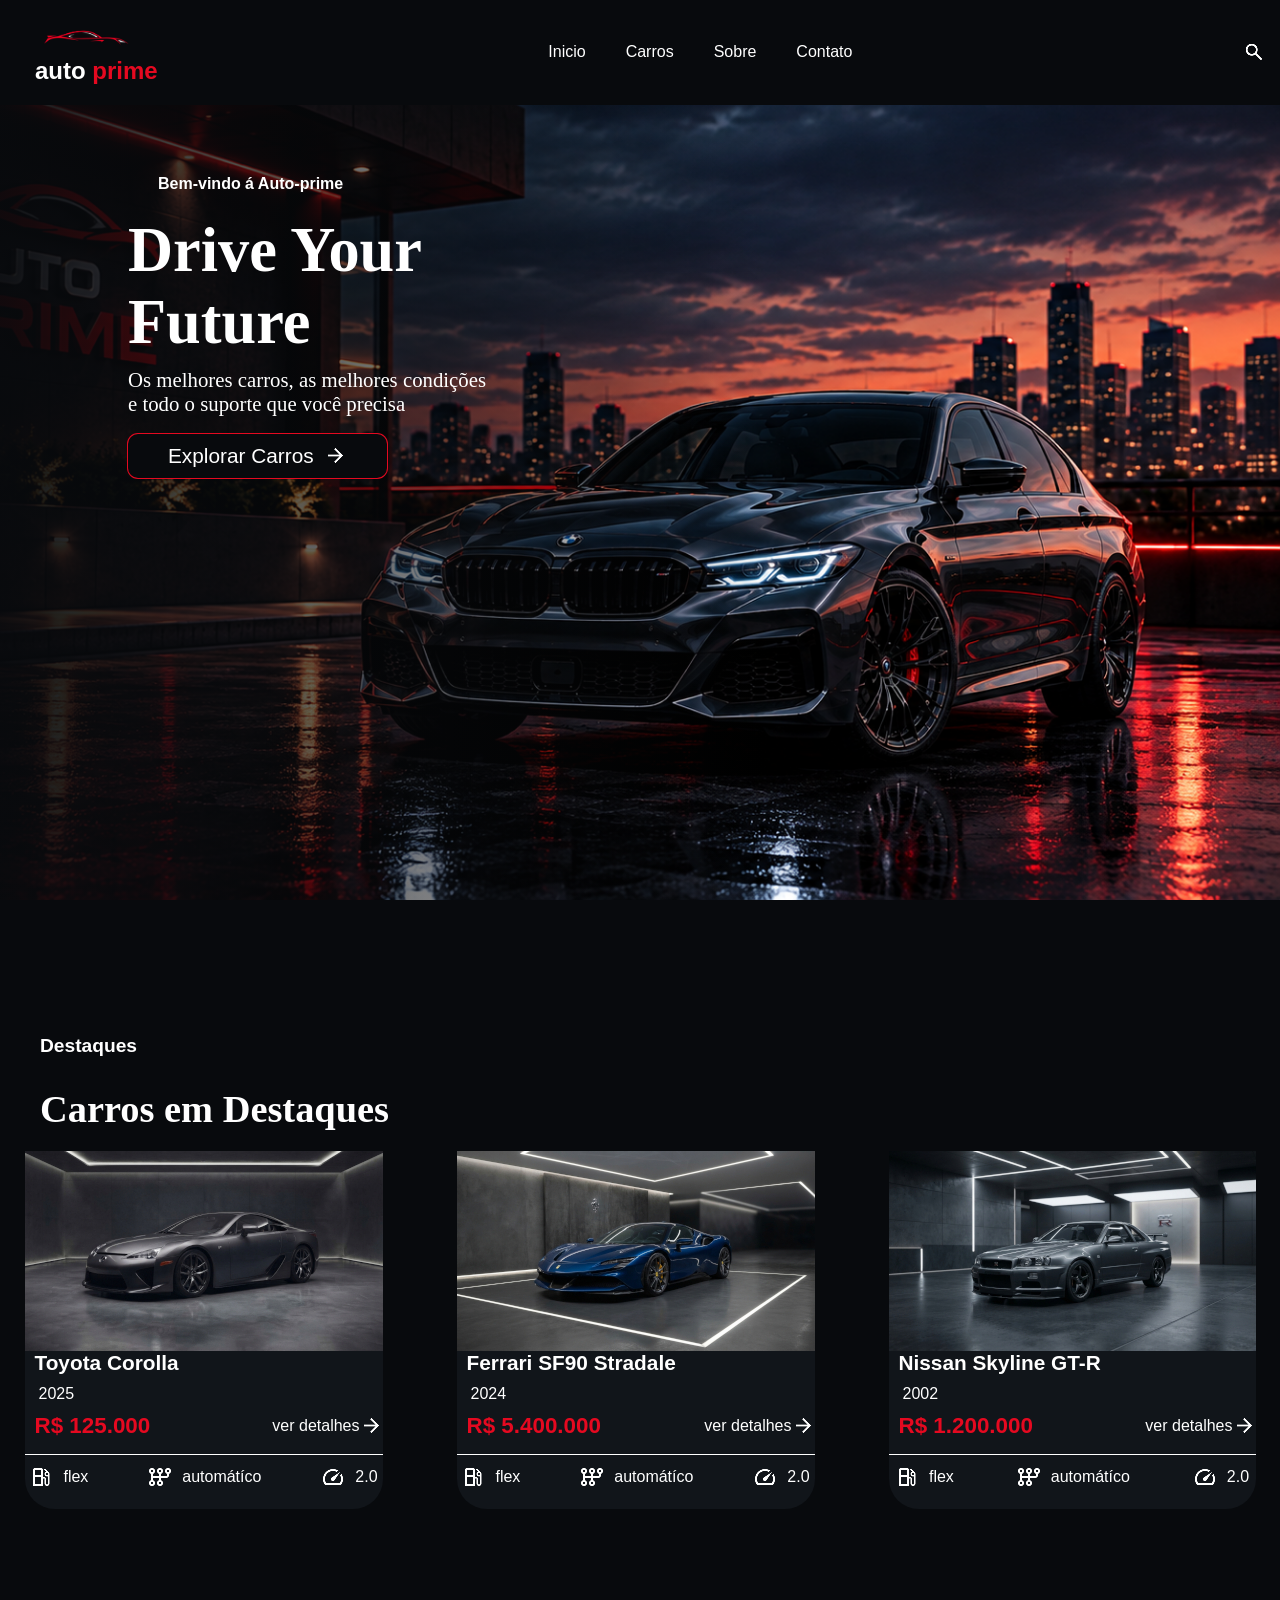
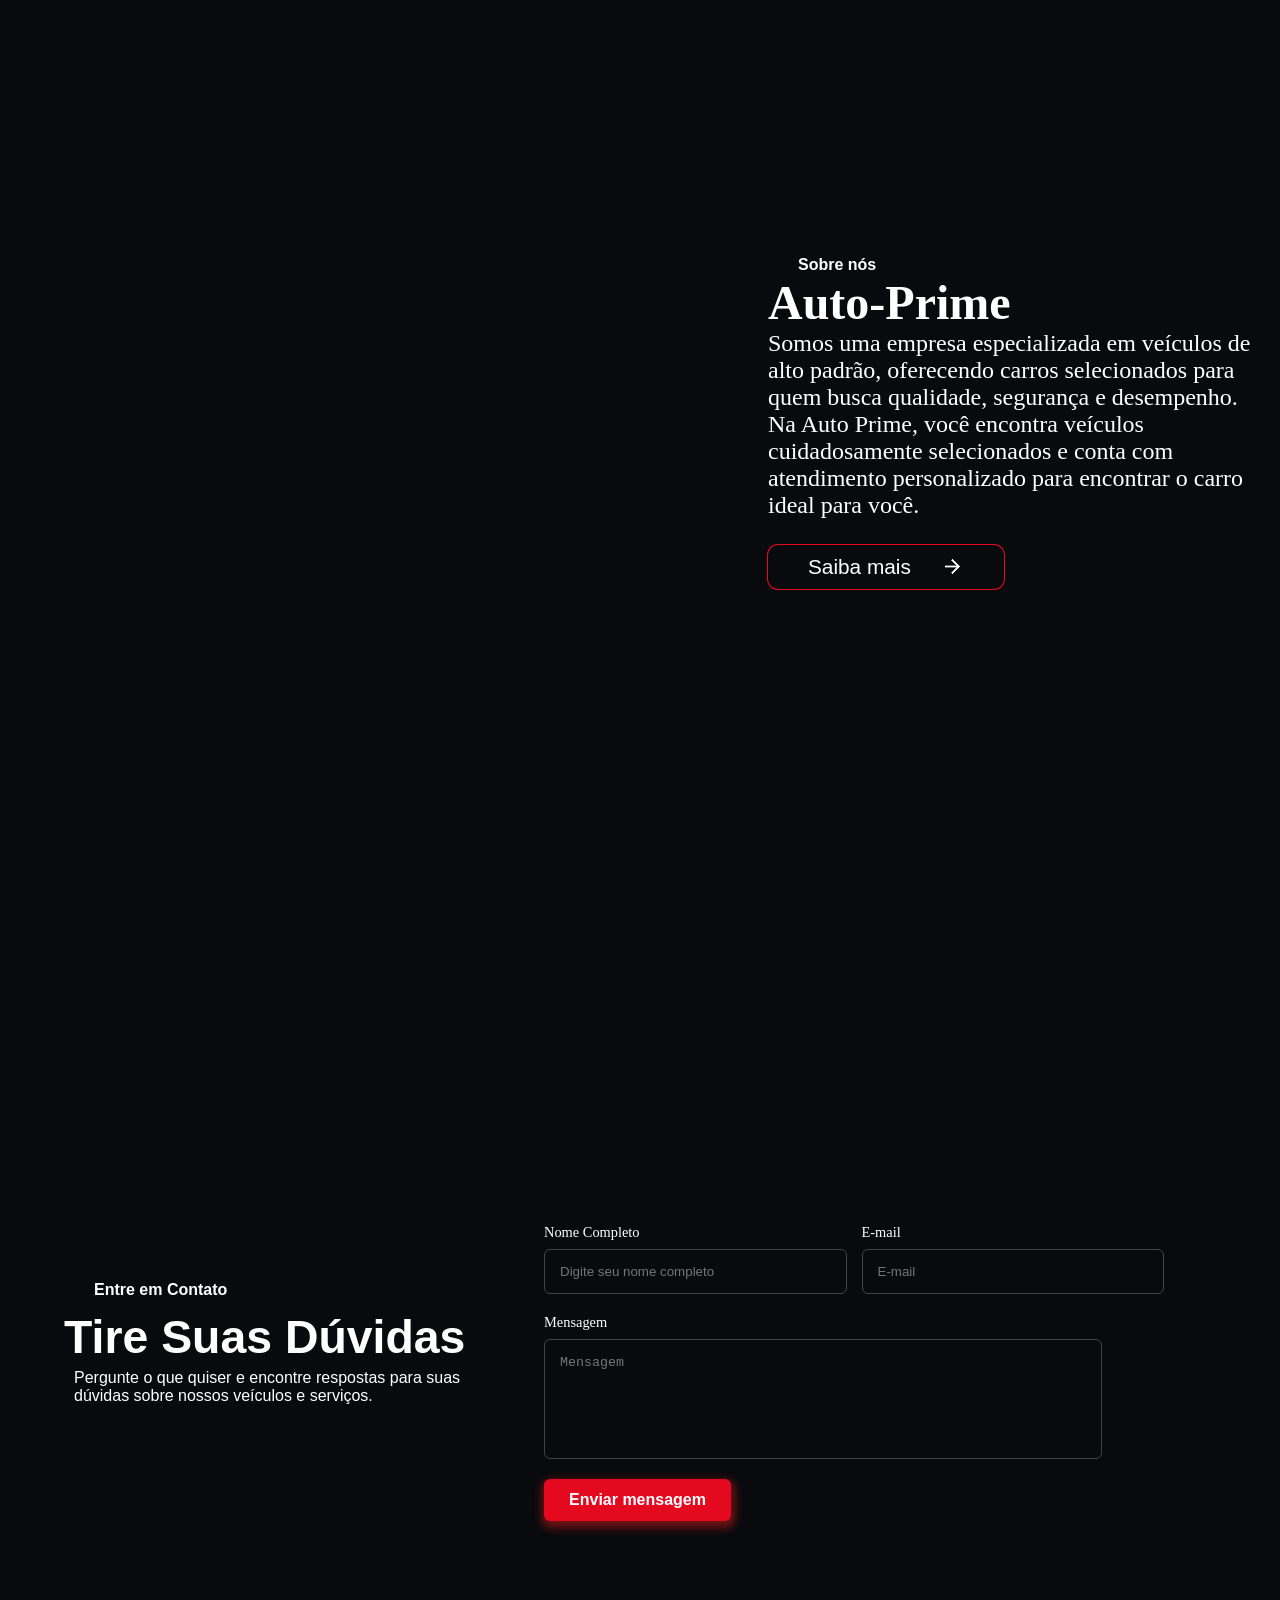
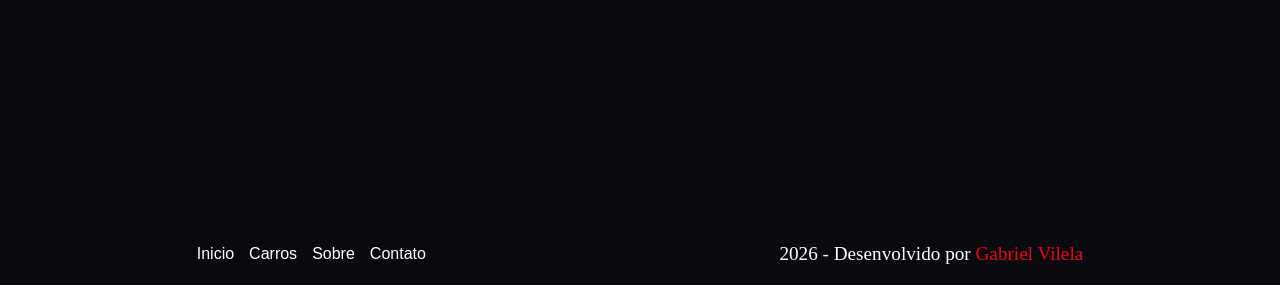
<file: index.html>
<!DOCTYPE html>
<html lang="pt-br">
<head>
    <meta charset="UTF-8">
    <meta name="viewport" content="width=device-width, initial-scale=1.0">
    <title>Auto prime</title>
    <link rel="stylesheet" href="css/style.css">
</head>
<body>
    <header>
        <nav class="nave-links">
            <div class="logo">
                <img src="imagens/carT.png" alt="">
                <h1>auto<span class="title"> prime</span></h1>
            </div>

            
                <ul class="navegation">
                  <li class="fechar-menu" id="fechar"><img src="imagens/fechar.png" alt=""></li>
                    
                 <li><a href="#inicio">Inicio</a></li>
                 <li><a href="#carros">Carros</a></li>
                 <li><a href="#sobre-nos">Sobre</a></li>
                 <li><a href="#contato">Contato</a></li>
                </ul>
            
            <div class="icons">
            <img id="busca" src="imagens/Busca.png" alt="Busca">
            <img class="menu" id="menu" src="imagens/menu.png" alt="">
        </div>
        </nav>
    
    </header>

    <main>
        <section id="inicio" class="container">
            <div class="bem-vindo">
               <h3 class="h3-linha">Bem-vindo á Auto-prime </h3>
               <h2>Drive Your <br> Future</h2>
               <p>Os melhores carros, as melhores condições <br> e todo o suporte que você precisa</p>

               <button>Explorar Carros
                <img class="seta-frente" src="imagens/seta.png" alt="seta">
               </button>
            </div>
        </section>

        <section id="carros">
            <h3 class="h3-linha-des">Destaques</h3>
            <h2 class="H2-carros">Carros em Destaques</h2>

            <div class="box-cards">
                <div class="cards-carros">
                    <img class="img-carro" src="imagens/corolla.jpg" alt="">
                    <h4 class="h4-carro">Toyota Corolla</h4>
                    <p class="ano">2025</p>
                <div class="preços-detalhes">
                    
                        <p class="preço">R$ 125.000</p>
                        <p class="detalhes"><a href="">ver detalhes</a> <img src="imagens/seta.png" alt=""></p>
                </div>
                <div class="infos-carro">
                   
                  <div>
                    <img src="imagens/posto.png" alt="">
                    <span>flex</span>
                  </div>

                  <div>
                    <img src="imagens/Transmission.png" alt="">
                    <span>automátíco</span>

                  </div>
                  <div>
                    <img src="imagens/velocidade.png" alt="">
                    <span>2.0</span>
                  </div>
               
                </div>


                </div>
                <div class="cards-carros">
                    <img class="img-carro" src="imagens/ferrari.jpg" alt="">
                    <h4 class="h4-carro">Ferrari SF90 Stradale</h4>
                    <p class="ano">2024</p>
                <div class="preços-detalhes">
                    
                        <p class="preço">R$ 5.400.000</p>
                        <p class="detalhes"><a href="">ver detalhes</a> <img src="imagens/seta.png" alt=""></p>
                </div>
                <div class="infos-carro">
                   
                  <div>
                    <img src="imagens/posto.png" alt="">
                    <span>flex</span>
                  </div>

                  <div>
                    <img src="imagens/Transmission.png" alt="">
                    <span>automátíco</span>

                  </div>
                  <div>
                    <img src="imagens/velocidade.png" alt="">
                    <span>2.0</span>
                  </div>
               
                </div>


                </div>


                 <div class="cards-carros">
                    <img class="img-carro" src="imagens/skyline (2).jpg" alt="">
                    <h4 class="h4-carro">Nissan Skyline GT-R</h4>
                    <p class="ano">2002</p>
                <div class="preços-detalhes">
                    
                        <p class="preço">R$ 1.200.000</p>
                        <p class="detalhes"><a href="">ver detalhes</a> <img src="imagens/seta.png" alt=""></p>
                </div>
                <div class="infos-carro">
                   
                  <div>
                    <img src="imagens/posto.png" alt="">
                    <span>flex</span>
                  </div>

                  <div>
                    <img src="imagens/Transmission.png" alt="">
                    <span>automátíco</span>

                  </div>
                  <div>
                    <img src="imagens/velocidade.png" alt="">
                    <span>2.0</span>
                  </div>
               
                </div>


                </div>






            </div>
        </section>

        <section id="sobre-nos">
          <div class="sobre-container">
            <div class="sobre-texto">
              <h3 class="h3-linha">Sobre nós</h3>
              <h2>Auto-Prime</h2>
              <p>
               Somos uma empresa especializada em veículos de alto padrão,
              oferecendo carros selecionados para quem busca qualidade,
              segurança e desempenho.
              </p>
              <p>
                Na Auto Prime, você encontra veículos cuidadosamente
              selecionados e conta com atendimento personalizado para
              encontrar o carro ideal para você.
                <button class="button">Saiba mais
                <img class="seta-frente" src="imagens/seta.png" alt="seta">
               </button>
              </p>
              
            </div>
          </div>
        </section>

        <section id="contato">
          <div class="img-estrada">
          <div class="duvidas">
             <h3 class="h3-linha">Entre em Contato</h3>
            <h2>Tire Suas Dúvidas</h2>
            <p>Pergunte o que quiser e encontre respostas para suas <br> dúvidas sobre nossos veículos e serviços.</p>

          </div>
          <div class="formulario">
            <form action="" method="get">

              <div class="campo-linhas">
                <div class="form-div">
                  <label for="nome"> Nome Completo </label>
                  <input type="text" name="nome" id="nome" placeholder="Digite seu nome completo">
                </div>
                <div class="form-div">
                  <label for="email"> E-mail  </label>
                    <input type="email" name="email" id="email" placeholder="E-mail">
                
                </div>
              </div>

              <div class="form-div">
                <label for="msg"> Mensagem   </label>
                <textarea name="msg" id="msg" placeholder="Mensagem"></textarea>
              
              </div>
              <input type="submit" value="Enviar mensagem">

            </form>
          </div>
          </div>

        </section>

    </main>
    <footer>
      <div class="rodape">
            <div class="ul-rodape">
              <ul class="navegation">
              
                   <li><a href="#inicio">Inicio</a></li>
                   <li><a href="#carros">Carros</a></li>
                   <li><a href="#sobre-nos">Sobre</a></li>
                   <li><a href="#contato">Contato</a></li>
                  </ul>
                    <p>2026 - Desenvolvido por <span>Gabriel Vilela</span></p>
            </div>

                

      </div>


    </footer>









    <script src="JavaScript/script.js"></script>
</body>
</html>
</file>
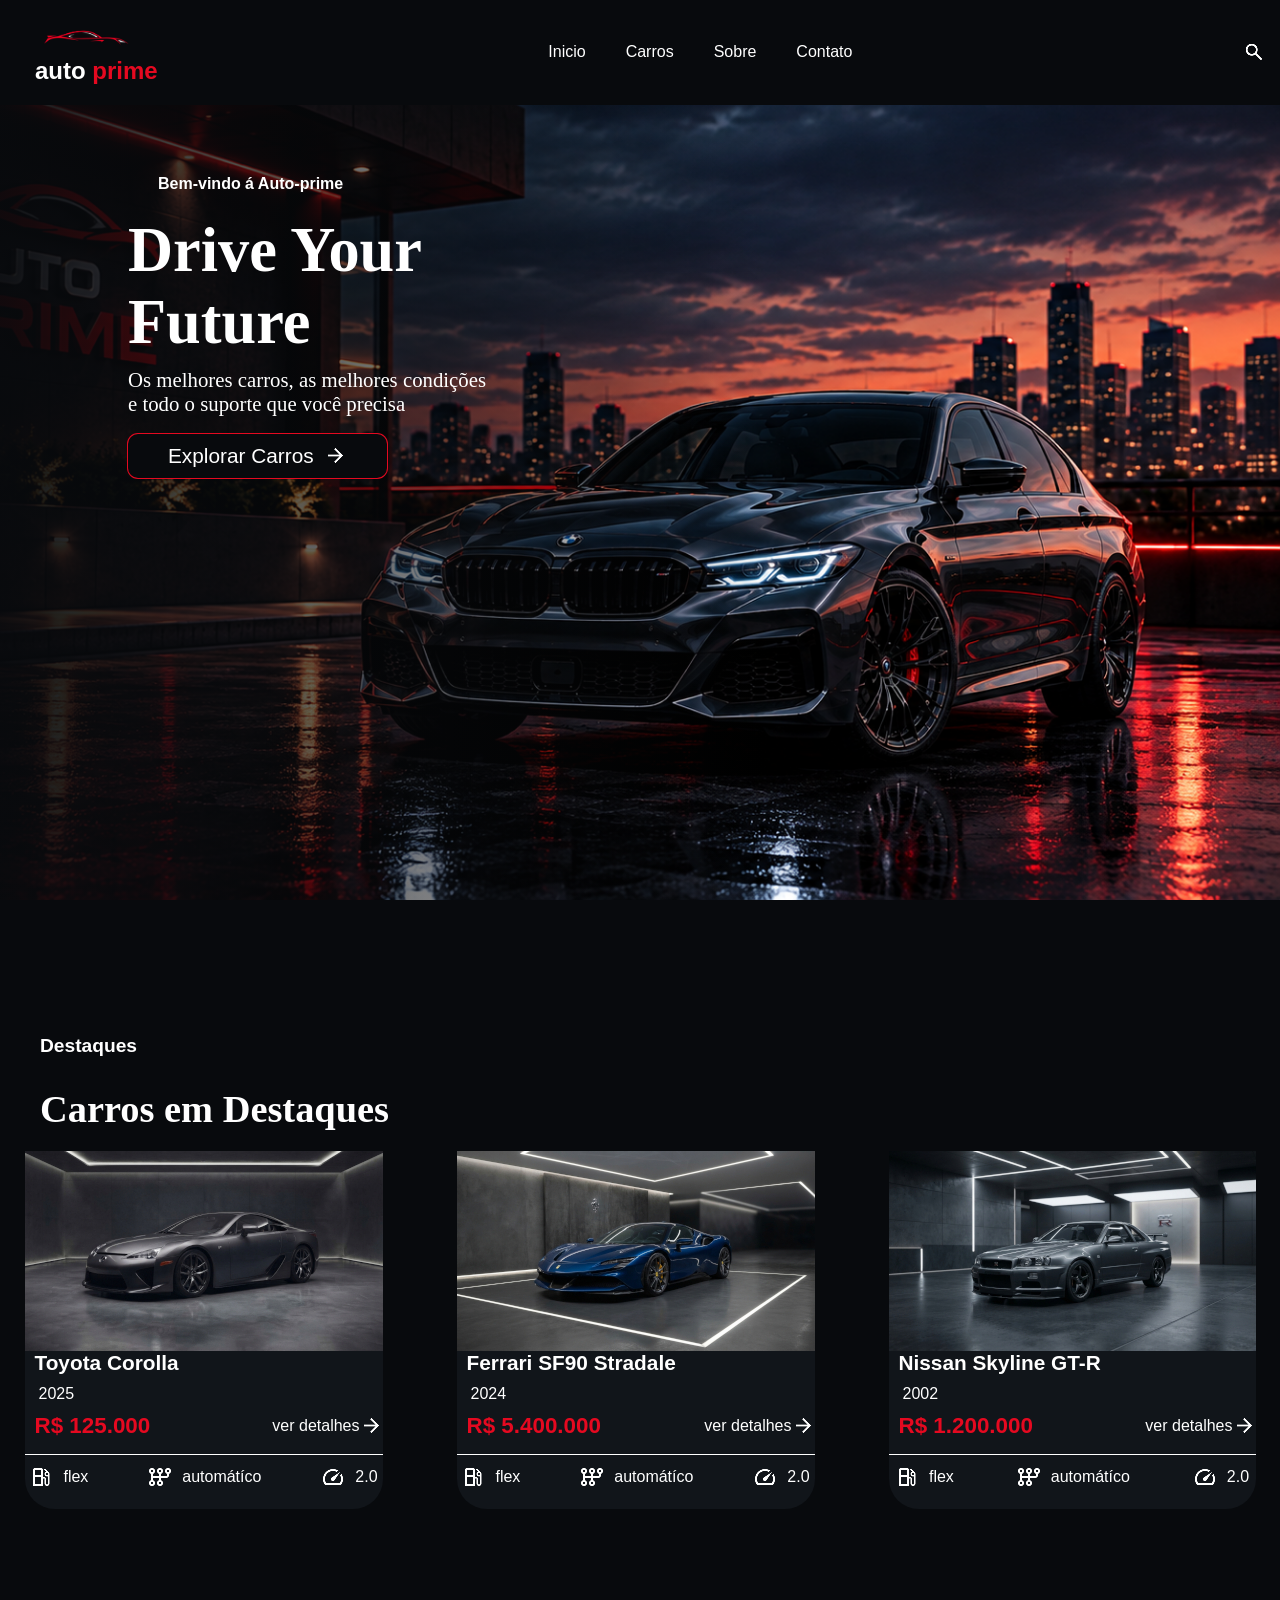
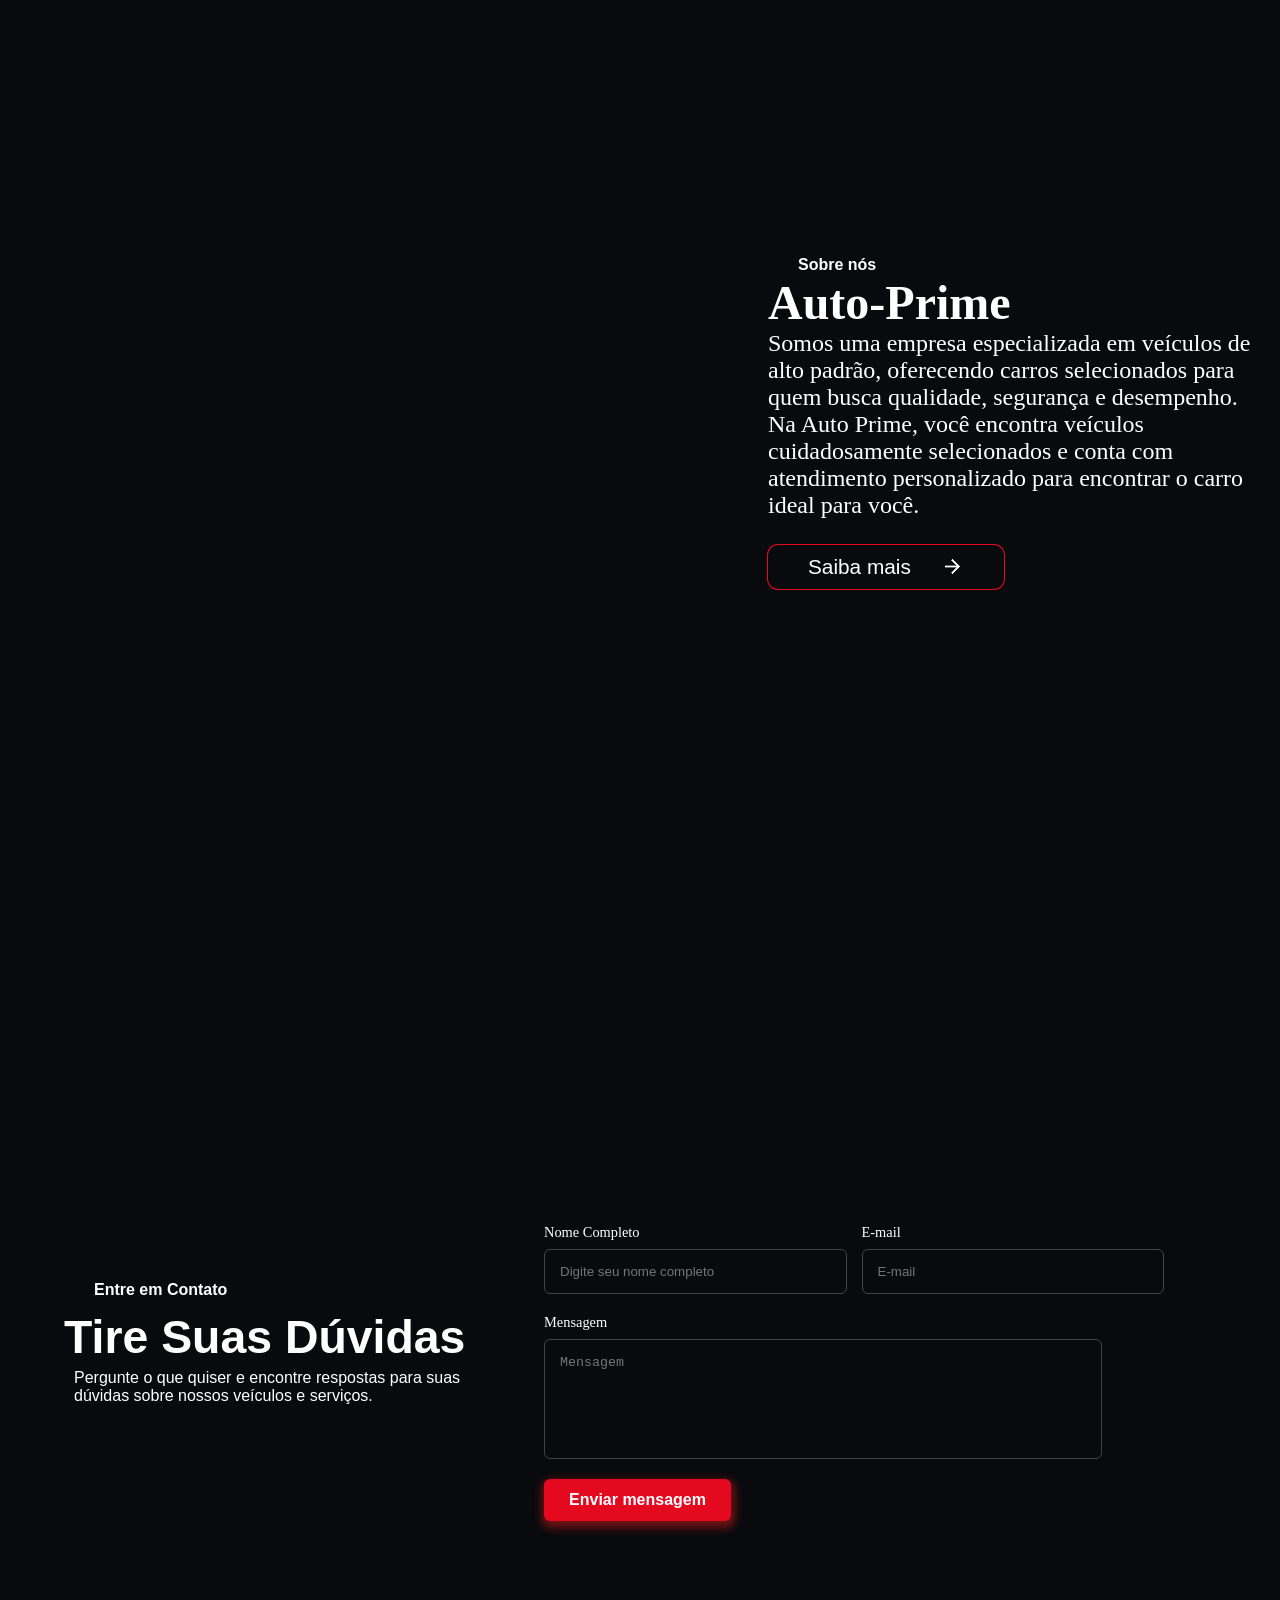
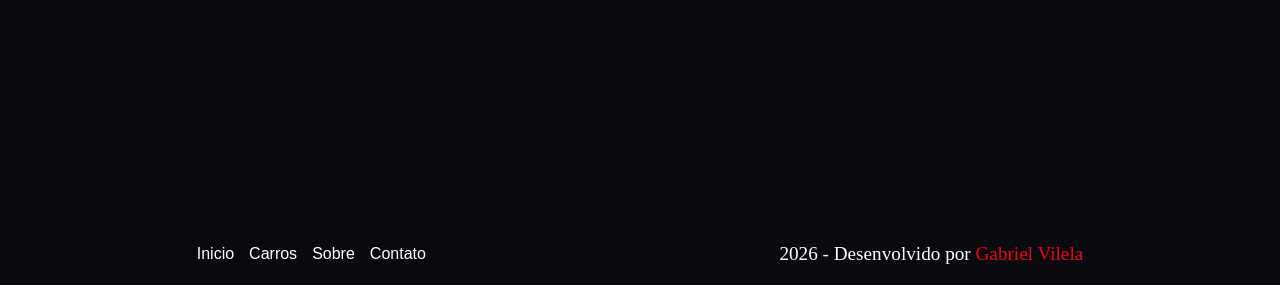
<file: html/index.html>
<!DOCTYPE html>
<html lang="pt-br">
<head>
    <meta charset="UTF-8">
    <meta name="viewport" content="width=device-width, initial-scale=1.0">
    <title>Auto prime</title>
    <link rel="stylesheet" href="../css/style.css">
</head>
<body>
    <header>
        <nav class="nave-links">
            <div class="logo">
                <img src="../imagens/carT.png" alt="">
                <h1>auto<span class="title"> prime</span></h1>
            </div>

            
                <ul class="navegation">
                  <li class="fechar-menu" id="fechar"><img src="../imagens/fechar.png" alt=""></li>
                    
                 <li><a href="#inicio">Inicio</a></li>
                 <li><a href="#carros">Carros</a></li>
                 <li><a href="#sobre-nos">Sobre</a></li>
                 <li><a href="#contato">Contato</a></li>
                </ul>
            
            <div class="icons">
            <img id="busca" src="../imagens/Busca.png" alt="Busca">
            <img class="menu" id="menu" src="../imagens/menu.png" alt="">
        </div>
        </nav>
    
    </header>

    <main>
        <section id="inicio" class="container">
            <div class="bem-vindo">
               <h3 class="h3-linha">Bem-vindo á Auto-prime </h3>
               <h2>Drive Your <br> Future</h2>
               <p>Os melhores carros, as melhores condições <br> e todo o suporte que você precisa</p>

               <button>Explorar Carros
                <img class="seta-frente" src="../imagens/seta.png" alt="seta">
               </button>
            </div>
        </section>

        <section id="carros">
            <h3 class="h3-linha-des">Destaques</h3>
            <h2 class="H2-carros">Carros em Destaques</h2>

            <div class="box-cards">
                <div class="cards-carros">
                    <img class="img-carro" src="../imagens/corolla.jpg" alt="">
                    <h4 class="h4-carro">Toyota Corolla</h4>
                    <p class="ano">2025</p>
                <div class="preços-detalhes">
                    
                        <p class="preço">R$ 125.000</p>
                        <p class="detalhes"><a href="">ver detalhes</a> <img src="../imagens/seta.png" alt=""></p>
                </div>
                <div class="infos-carro">
                   
                  <div>
                    <img src="../imagens/posto.png" alt="">
                    <span>flex</span>
                  </div>

                  <div>
                    <img src="../imagens/Transmission.png" alt="">
                    <span>automátíco</span>

                  </div>
                  <div>
                    <img src="../imagens/velocidade.png" alt="">
                    <span>2.0</span>
                  </div>
               
                </div>


                </div>
                <div class="cards-carros">
                    <img class="img-carro" src="../imagens/ferrari.jpg" alt="">
                    <h4 class="h4-carro">Ferrari SF90 Stradale</h4>
                    <p class="ano">2024</p>
                <div class="preços-detalhes">
                    
                        <p class="preço">R$ 5.400.000</p>
                        <p class="detalhes"><a href="">ver detalhes</a> <img src="../imagens/seta.png" alt=""></p>
                </div>
                <div class="infos-carro">
                   
                  <div>
                    <img src="../imagens/posto.png" alt="">
                    <span>flex</span>
                  </div>

                  <div>
                    <img src="../imagens/Transmission.png" alt="">
                    <span>automátíco</span>

                  </div>
                  <div>
                    <img src="../imagens/velocidade.png" alt="">
                    <span>2.0</span>
                  </div>
               
                </div>


                </div>


                 <div class="cards-carros">
                    <img class="img-carro" src="../imagens/skyline (2).jpg" alt="">
                    <h4 class="h4-carro">Nissan Skyline GT-R</h4>
                    <p class="ano">2002</p>
                <div class="preços-detalhes">
                    
                        <p class="preço">R$ 1.200.000</p>
                        <p class="detalhes"><a href="">ver detalhes</a> <img src="../imagens/seta.png" alt=""></p>
                </div>
                <div class="infos-carro">
                   
                  <div>
                    <img src="../imagens/posto.png" alt="">
                    <span>flex</span>
                  </div>

                  <div>
                    <img src="../imagens/Transmission.png" alt="">
                    <span>automátíco</span>

                  </div>
                  <div>
                    <img src="../imagens/velocidade.png" alt="">
                    <span>2.0</span>
                  </div>
               
                </div>


                </div>






            </div>
        </section>

        <section id="sobre-nos">
          <div class="sobre-container">
            <div class="sobre-texto">
              <h3 class="h3-linha">Sobre nós</h3>
              <h2>Auto-Prime</h2>
              <p>
               Somos uma empresa especializada em veículos de alto padrão,
              oferecendo carros selecionados para quem busca qualidade,
              segurança e desempenho.
              </p>
              <p>
                Na Auto Prime, você encontra veículos cuidadosamente
              selecionados e conta com atendimento personalizado para
              encontrar o carro ideal para você.
                <button class="button">Saiba mais
                <img class="seta-frente" src="../imagens/seta.png" alt="seta">
               </button>
              </p>
              
            </div>
          </div>
        </section>

        <section id="contato">
          <div class="img-estrada">
          <div class="duvidas">
             <h3 class="h3-linha">Entre em Contato</h3>
            <h2>Tire Suas Dúvidas</h2>
            <p>Pergunte o que quiser e encontre respostas para suas <br> dúvidas sobre nossos veículos e serviços.</p>

          </div>
          <div class="formulario">
            <form action="" method="get">

              <div class="campo-linhas">
                <div class="form-div">
                  <label for="nome"> Nome Completo </label>
                  <input type="text" name="nome" id="nome" placeholder="Digite seu nome completo">
                </div>
                <div class="form-div">
                  <label for="email"> E-mail  </label>
                    <input type="email" name="email" id="email" placeholder="E-mail">
                
                </div>
              </div>

              <div class="form-div">
                <label for="msg"> Mensagem   </label>
                <textarea name="msg" id="msg" placeholder="Mensagem"></textarea>
              
              </div>
              <input type="submit" value="Enviar mensagem">

            </form>
          </div>
          </div>

        </section>

    </main>
    <footer>
      <div class="rodape">
            <div class="ul-rodape">
              <ul class="navegation">
              
                   <li><a href="#inicio">Inicio</a></li>
                   <li><a href="#carros">Carros</a></li>
                   <li><a href="#sobre-nos">Sobre</a></li>
                   <li><a href="#contato">Contato</a></li>
                  </ul>
                    <p>2026 - Desenvolvido por <span>Gabriel Vilela</span></p>
            </div>

                

      </div>


    </footer>









    <script src="../JavaScript/script.js"></script>
</body>
</html>
</file>
<file: css/style.css>
@charset "UTF-8";
*{
    margin: 0;
    padding: 0;
    box-sizing: border-box;
}
 :root{
--cor1:  #080A0D;
--cor2:  #11151A;
--cor3:  #FFFFFF;
--cor4:  #A5A5A5;
--cor5:  #E50920;
--cor6:  #252A30;
--font1: 'Montserrat', sans-serif;
--font2: 'Poppins', sans-serif;
--font3: 'Inter', sans-serif;
 }
 
 html{
   scroll-behavior: smooth;
 }
header{
    background-color: var(--cor1);
}
main{
  background-color: var(--cor1);
}
 
 .logo{
    display: flex;
    flex-direction: column;
    align-items: center;
    color: var(--cor3);
   
    
 }
 .logo img{
    width: 100px;
 }
 .logo h1{
    margin-left: 20px;
    font-family: var(--font2);
 }
 .title{
    color: var(--cor5);
 }
 .nave-links{
   display: flex;
   align-items: center;
   justify-content: space-between;
   padding: 20px 15px;

  
 } 
.nave-links .navegation{
    display: flex;
    gap: 40px;
    list-style: none;
    margin-left: auto;
    margin-right: auto;
   
   
}
.fechar-menu{
  display: none;}

li,a{
 color: var(--cor3);
  text-decoration: none;
  font-family: var(--font2);
}
.icons{
    display: flex;
    align-items: center;
    gap: 10px; 
}
#menu{
  display: none;
}

.navegation a {
  position: relative;
  display: inline-block;
}

.navegation a::after {
  content: "";
  position: absolute;
  left: 0;
  bottom: -2px;
  width: 0;
  height: 2px;
  background-color: var(--cor5);
  transition: width 0.3s ease;
}

.navegation a:hover::after {
  width: 100%;
}

.navegation a:hover {
  color: var(--cor5);
  transition: color 0.3s ease;
}
.container{
   background-image:
   linear-gradient(to right, rgba(8,10,13,0.95) 0%, rgba(8,10,13,0.5) 35%, rgba(8,10,13,0) 60%),
    url(/imagens/imagem1.png);
    width: 100%;
    height: 100vh;
  background-repeat: no-repeat;
  background-position: right center;
  background-size: cover;
  background-attachment: fixed;
 
 
  
}
.bem-vindo{
  margin-left: 10%;
  padding-top: 70px;
}
 .h3-linha{
  color: var(--cor3);
  font-size: 1.0rem;
  font-family: var(--font1);
  padding: 0px 30px 1px;
  
 
}
.bem-vindo h2{
  color: var(--cor3);
  font-size: 3.9rem;
  padding-top: 20px;
}
.bem-vindo p{
  color: var(--cor3);
  padding-top: 10px;
  font-size: 1.3rem;
  padding-bottom: 18px;
}
.bem-vindo button{
   display: flex;
   align-items: center;
   justify-content: center;
   gap: 10px;
   background-color: var(--cor1);
   color: var(--cor3);
   border-radius: 10px;
   padding: 10px 40px 10px;
   border: none;
   box-shadow: 0px 0px 0px 1px var(--cor5);
   font-family: var(--font2);
   transition: 0.3s ease;
   cursor: pointer;
   font-size: 1.3rem;
   font-weight: 500;
}
.bem-vindo button:hover{
  background-color: var(--cor6);
}
.seta-frente{
 display: flex;
 align-items: center;
 justify-content: center;
}

#carros{
  padding-top: 30px;
}
#carros h3{
  color: var(--cor3);
  font-size: 1.2rem ;
  font-family: var(--font1);
   padding: 0px 40px 30px;

  
}
.H2-carros{
  color: white;
  font-size: 2.4rem;
  padding: 0px 40px 20px;
 
}

.box-cards{
   
  font-family: var(--font3);
  display: flex;
  align-items: center;
  justify-content:space-around ;
  gap: 25px;
  width: 100%;
 
 
}

.cards-carros{
  
   background-color: var(--cor2);
  color: var(--cor3);
  border-radius: 30px;
  padding: 0 0 20px ;
  transition: transform 0.3s ease, box-shadow 0.3s ease;
  margin-bottom: 5%;
 
  
  
}
.cards-carros:hover{
  transform: translateY(-8px);
  box-shadow:  0 10px 25px rgba(0, 0, 0, 0.4);
}
.cards-carros .img-carro{
    width: 100%;
    height: 200px;
    object-fit: cover;
    display: block;
}
.h4-carro{
  margin-left: 10px;
  font-size: 1.3rem;
  font-weight: 600;
  
}
.ano{
  padding: 10px 14px 10px;
 
  
}
.preço{
 font-size: 1.4rem;
 color: var(--cor5);
  margin-left: 10px;
  font-weight: bold;
}
.preços-detalhes{
  display: flex;
  align-items: center;
  justify-content: space-between;
  padding-bottom: 15px;
 
}
.detalhes{
 display: flex;
 align-items: center;
 justify-content: end;
 
}
.infos-carro{
  display: flex;
  gap: 50px;
  justify-content: space-around;
  border-top: 1px solid var(--cor3);
  padding-top: 10px;
}
.infos-carro div{
  display: flex;
  align-items: center;
  gap: 10px;
 
}
.sobre-container{
 
  background-image:
   linear-gradient(to left, rgba(8,10,13,0.95) 0%, rgba(8, 10, 13, 0.897) 35%, rgba(8,10,13,0) 60%), url(../imagens/9807b85b-1fc0-4811-a424-485fb1fbb65a.jpg);
    width: 100%;
    height: 100vh;
    background-repeat: no-repeat;
    background-size: cover;
    background-attachment: fixed;
    background-position: left center;
    display: flex;
    align-items: center;
    justify-content: end;
    margin-bottom: 50px;
    
  
   
}
.sobre-texto{
  display: flex;
  flex-direction: column;
  max-width: 40%;
  color: var(--cor3);
 
 
}
.sobre-texto h2{
  font-size: 3.0rem;
  
}
.sobre-texto p{
  font-size: 1.5rem;
 
}
.button{
  display: flex;
   align-items: center;
   justify-content: center;
   gap: 30px;
   background-color: var(--cor1);
   color: var(--cor3);
   border-radius: 10px;
   padding: 10px 40px 10px;
   border: none;
   box-shadow: 0px 0px 0px 1px var(--cor5);
   font-family: var(--font2);
   transition: 0.3s ease;
   cursor: pointer;
   font-size: 1.3rem;
   font-weight: 500;
   margin-top: 5%;
}
.button:hover{
  background-color: var(--cor6);
}
 
.img-estrada{
background-image:   linear-gradient(to right, rgba(8, 10, 13, 0.534) 0%, rgba(8, 10, 13, 0.658) 35%, rgba(8,10,13,0) 60%),  url(../imagens/dúvidas-carro.jpg);
  width: 100%;
  height: 100vh;
  background-repeat: no-repeat;
  background-size: cover;
  background-position: left center;
  background-attachment: fixed;
  display: flex;
  align-items: center;
  justify-content: left;
}
.duvidas{
  padding: 0px 5% 60px 5%;
  display: flex;
  flex-direction: column;
  
  color: var(--cor3);
}

.duvidas h2{
  padding-top: 10px;
  padding-bottom: 5px;
  font-size: 2.9rem;
  font-family: var(--font2);
}
.duvidas p{
  font-family: 1.1rem;
  font-family: var(--font1);
  padding: 0px 10px;
}
.formulario{
  width: 50%;
  padding: 10px;
 
}
.form-div{
  display: flex;
  flex-direction: column;
  margin-bottom: 20px;
 
}
.form-div label{
  color: var(--cor3);
  margin-bottom: 8px;
  font-size: 0.9rem;
}
.form-div input{
  height: 45px;
  padding: 0px 15px;
  background-color: transparent;
  border: 1px solid #444;
  border-radius: 6px;
  color: white;
  background-color:var(--cor1);
  outline: none;
}
.form-div textarea{
  height: 120px;
  width: 90%;
  padding: 15px;
  background-color: transparent;
  border: 1px solid #444;
  border-radius: 6px;
  color: white;
   background-color:var(--cor1);
  outline: none;
  resize: none;
}
.campo-linhas{
  display: flex;
  gap: 15px;

}
.campo-linhas .form-div{
  width: 50%;
}
.formulario input[type="submit"]{
  background-color: var(--cor5);
  color: var(--cor3);
  border: none;
  padding: 12px 25px;
  box-shadow:1px 4px 9px 3px rgba(158, 22, 22, 0.705);
  border-radius: 6px;
  font-size: 1rem;
  font-weight: bold;
  cursor: pointer;
}

.formulario input[type="submit"]:hover {
    opacity: 0.8;
}
.rodape{
  padding: 20px;
  background-color: var(--cor1);
}
.ul-rodape{
  display: flex;
  align-items: center;
  justify-content: space-around;

}
.navegation{
  display: flex;
  align-items: center;
  list-style: none;
  gap: 15px;
  
}
.ul-rodape p{
   color: var(--cor3);
   font-size: 1.2rem;
}
 .ul-rodape span{
  color: var(--cor5);
 }




@media (max-width:1200px) {
   .box-cards{
    flex-wrap: wrap;
    justify-content:center ;
   }
   .h3-linha-des{
    text-align: center;
   }
   .H2-carros{
    text-align: center;
   }
}

@media (max-width: 750px) {
  .navegation{
    position: fixed;
    right: -75%;
     width: 35%;
    top: 0;
    height: 100%;
    padding: 40px 19px 27px 29px;
    flex-direction: column ;
    background-color: var(--cor1);
    transition: 0.3s ease;
  }
#menu{
  
    display: block;
  }
   .navegation.ativo{
   right: 0;
  }
  .fechar-menu{
    display: block;
  }
  .box-cards{
    flex-direction: column;
  }
  .sobre-texto{
    max-width: 90%;
  }
  .sobre-texto h2{
    font-size: 1.90rem;
    padding-bottom: 5px;
  }
  .sobre-texto h3{
    font-size: 2.0rem;
   
  }
  .sobre-texto p{
    font-size: 1.3rem;
   }
  
   .img-estrada{
    flex-direction:column;
   }
   .formulario{
    width: 90% ;
   }
   .duvidas{
    width: 90% ;
   }
  
 }
</file>
